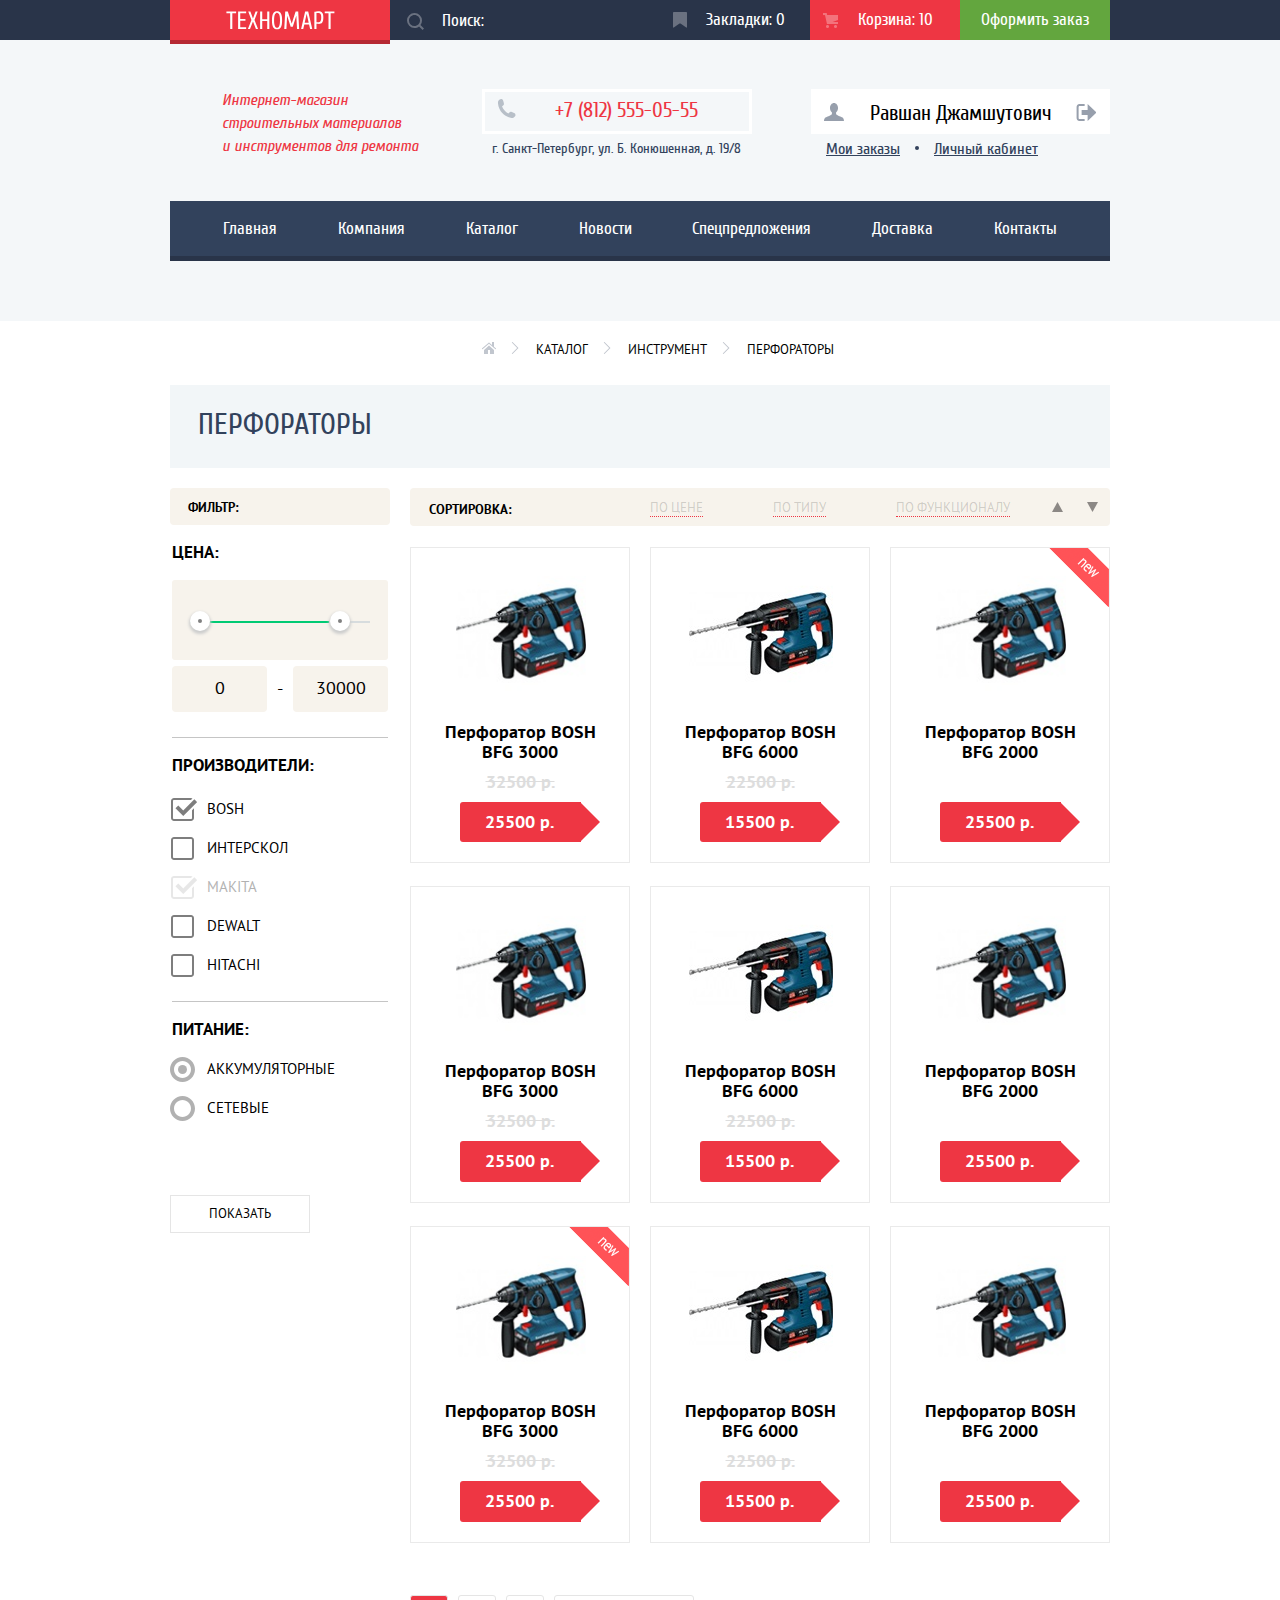
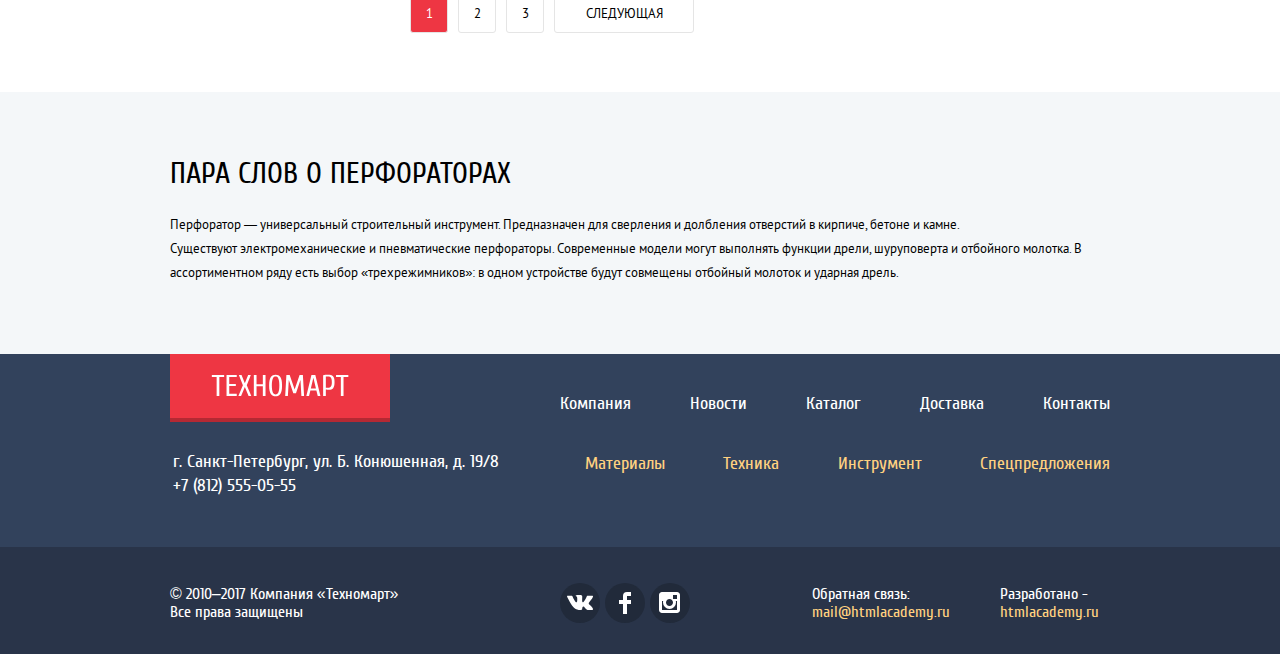
<file: catalog.html>
<!DOCTYPE html>
<html lang="ru">

<head>
  <meta charset="utf-8">
  <title>HTML Academy: Техномарт</title>
  <link rel="stylesheet" href="css/style.min.css">
  <meta name="keywords" content="классы, стили, свойства">
  <meta name="description" content="краткое описание">
</head>

<body>
  <header class="header header__catalog">
    <div class="header__header-container">
      <nav class="header__header-top header-top">
        <a class="header-top__ht-logo button" href="index.html">
          <img src="img/Logo-header.svg" width="109" height="19" alt="Логотип Техномарт">
        </a>
        <form class="header-top__ht-search ht-search" method="post" action="https://echo.htmlacademy.ru">
          <input class="ht-search__form" id="search" type="text" placeholder="Поиск:" name="text">
          <label class="ht-search__icon" for="search">
            <span class="visually-hidden">Поиск</span>
          </label>
        </form>
        <a class="header-top__ht-bookmarks" href="#">Закладки: 0</a>
        <a class="header-top__ht-basket header-top__ht-basket--bg-red" href="#">Корзина: 10</a>
        <a class="header-top__ht-checkout" href="#">Оформить заказ</a>
      </nav>
      <div class="header__header-center header-center">
        <h2 class="header-center__hc-title">
          Интернет-магазин
          строительных материалов<br>
          и инструментов для ремонта
        </h2>
        <section class="header-center__hc-contacts hc-contacts">
          <h2 class="visually-hidden">Контактные данные</h2>
          <a class="hc-contacts__tel" href="#">+7 (812) 555-05-55</a>
          <div class="hc-contacts__adress">г. Санкт-Петербург, ул. Б. Конюшенная, д. 19/8</div>
        </section>
        <section class="header-center__personal-area hc-personal-area">
          <h2 class="visually-hidden">Личный кабинет</h2>
          <div class="personal-area__user-main user-main">
            <a class="user-main__user-name" href="#">Равшан Джамшутович</a>
            <a class="user-main__my-orders" href="#">Мои заказы</a>
            <span class="user-name__circle"></span>
            <a class="user-main__per-area" href="#">Личный кабинет</a>
          </div>
        </section>
      </div>
      <section class="header__header-bottom header-bottom">
        <h2 class="visually-hidden">Основная навигация по сайту</h2>
        <nav class="header-bottom__hb-navigation hb-navigation">
          <ul class="hb-navigation__list">
            <li class="hb-navigation__list-li">
              <a class="hb-navigation__list-li-a hb-navigation__list-first-child" href="index.html">Главная</a>
            </li>
            <li class="hb-navigation__list-li">
              <a class="hb-navigation__list-li-a" href="#">Компания</a>
            </li>
            <li class="hb-navigation__list-li">
              <a class="hb-navigation__list-li-a" href="catalog.html">Каталог</a>
            </li>
            <li class="hb-navigation__list-li">
              <a class="hb-navigation__list-li-a" href="#">Новости</a>
            </li>
            <li class="hb-navigation__list-li">
              <a class="hb-navigation__list-li-a" href="#">Спецпредложения</a>
            </li>
            <li class="hb-navigation__list-li">
              <a class="hb-navigation__list-li-a" href="#">Доставка</a>
            </li>
            <li class="hb-navigation__list-li">
              <a class="hb-navigation__list-last-child hb-navigation__list-li-a" href="#">Контакты</a>
            </li>
          </ul>
        </nav>
      </section>
    </div>
  </header>
  <main class="main main__main-catalog ">
    <nav class="main-catalog__main-navigation main-navigation ">
      <ul class="main-navigation__list ">
        <li>
          <a class="main-navigation__list--first-child" href="#"><span class="visually-hidden">домой</span></a>
        </li>
        <li>
          <a href="#">Каталог</a>
        </li>
        <li>
          <a href="#">Инструмент</a>
        </li>
        <li>
          <a href="#">Перфораторы</a>
        </li>
      </ul>
    </nav>
    <h1 class="main-catalog__title main-catalog__title--font-weight">ПЕРФОРАТОРЫ</h1>
    <div class="main-catalog__wrap">
      <section class="main-catalog__filter filter">
        <h2 class="filter__title">фильтр:</h2>
        <form name="filter" method="get" action="https://echo.htmlacademy.ru">
          <fieldset class="filter__price price">
            <legend class="price__title">цена:</legend>
            <div class="price__range">
              <div class="price__band">
                <div class="price__min"><span class="visually-hidden">Уменьшить</span></div>
                <div class="price__max"><span class="visually-hidden">Увеличить</span></div>
              </div>
            </div>
            <div class="price__value">
              <span class="price__value-min">0</span>-<span class="price__value-max">30000</span>
            </div>
          </fieldset>
          <fieldset class="filter__properties properties">
            <legend class="properties__title">производители:</legend>
            <label class="properties__text" for="bosh">bosh
              <input class="properies__focus visually-hidden" id="bosh" type="checkbox" name="bosh" checked="checked" />
              <i class="properties__check"><span class="visually-hidden">bosh</span></i>
            </label>
            <label class="properties__text" for="Interskol">Интерскол
              <input class="properies__focus visually-hidden" id="Interskol" type="checkbox" name="Interskol" />
              <i class="properties__check"><span class="visually-hidden">Интерскол</span></i>
            </label>
            <label class="properties__text disabled" for="makita">makita
              <input disabled class="properies__focus visually-hidden" id="makita" type="checkbox" name="makita" checked="checked" />
              <i class="properties__check disabled"><span class="visually-hidden">makita</span></i>
            </label>
            <label class="properties__text" for="dewalt">dewalt
              <input class="properies__focus visually-hidden" id="dewalt" type="checkbox" name="dewalt" />
              <i class="properties__check"><span class="visually-hidden">dewalt</span></i>
            </label>
            <label class="properties__text" for="hitachi">hitachi
              <input class="properies__focus visually-hidden" id="hitachi" type="checkbox" name="hitachi" />
              <i class="properties__check"><span class="visually-hidden">hitachi</span></i>
            </label>
          </fieldset>
          <fieldset class="filter__nutrition nutrition">
            <legend class="nutrition__title">питание:</legend>
            <p class="list-style--none">
              <label class="nutrition__text" for="rechargeable">аккумуляторные
                <input class="properies__focus visually-hidden" id="rechargeable" type="radio" checked="checked" value="аккумуляторные"
                  name="питание:" />
                <span class="nutrition__chekmark"><i class="visually-hidden">аккумуляторные</i></span>
              </label>
              <label class="nutrition__text" for="Network">Сетевые
                <input class="properies__focus visually-hidden" id="Network" type="radio" value="Сетевые" name="питание:" />
                <span class="nutrition__chekmark"><i class="visually-hidden">Сетевые</i></span>
              </label>
            </p>
          </fieldset>
          <button class="filter__btn" type="submit">показать</button>
        </form>
      </section>
      <section class="main-catalog__goodsc goodsc">
        <h2 class="visually-hidden">Каталог товаров</h2>
        <div class="goodsc__goods-sort goodsc-sort">
          <h3>сортировка:</h3>
          <nav class="goodsc-sort__gs-container gs-container">
            <ul class="goodsc-sort__list-categories list-categories list-style--none">
              <li>
                <a class="gs-container-active" href="#">по цене</a>
              </li>
              <li>
                <a href="#">по типу</a>
              </li>
              <li>
                <a href="#">по функционалу</a>
              </li>
            </ul>
            <ul class="goodsc-sort__list-maxmin list-maxmin  list-style--none">
              <li>
                <a class="list-maxmin__icon-up-dir" href="#">
                  <span class="visually-hidden">сортировать по увеличению</span>
                </a>
              </li>
              <li>
                <a class="list-maxmin__icon-down-dir" href="#">
                  <span class="visually-hidden">сортировать по уменьшению</span>
                </a>
              </li>
            </ul>
          </nav>
        </div>
        <ul class="goodsc__goodsc-catlog goodsc-catlog list-style--none">
          <li class="goods-catlog__catalog-list catalog-list">
            <div class="catalog-list__wrap catalog-list__wrap--active">
              <a class="catalog-list__buy" href="#">купить</a>
              <a class="catalog-list__bookmarks" href="#">в закладки</a>
            </div>
            <div class="catalog-list__img">
              <img class="item-card__img" src="img/goods-2.jpg" width="130" height="170" alt="перфоратор BFG 9000">
            </div>
            <h3 class="catalog-list__title">
              Перфоратор BOSH
              BFG 3000
            </h3>
            <span class="catalog-list__old-price">32500 р.</span>
            <span class="catalog-list__price">25500 р.</span>
          </li>
          <li class="goods-catlog__catalog-list catalog-list">
            <div class="catalog-list__wrap catalog-list__wrap--active">
              <a class="catalog-list__buy" href="#">купить</a>
              <a class="catalog-list__bookmarks" href="#">в закладки</a>
            </div>
            <div class="catalog-list__img">
              <img class="item-card__img" src="img/goods-3.jpg" width="144" height="128" alt="перфоратор BFG 6000">
            </div>
            <h3 class="catalog-list__title">
              Перфоратор BOSH
              BFG 6000
            </h3>
            <span class="catalog-list__old-price">22500 р.</span>
            <span class="catalog-list__price">15500 р.</span>
          </li>
          <li class="goods-catlog__catalog-list catalog-list new">
            <div class="catalog-list__wrap catalog-list__wrap--active">
              <a class="catalog-list__buy" href="#">купить</a>
              <a class="catalog-list__bookmarks" href="#">в закладки</a>
            </div>
            <div class="catalog-list__img">
              <img class="item-card__img" src="img/goods-2.jpg" width="130" height="170" alt="перфоратор BFG 9000">
            </div>
            <h3 class="catalog-list__title">
              Перфоратор BOSH
              BFG 2000
            </h3>
            <span class="catalog-list__old-price"></span>
            <span class="catalog-list__price">25500 р.</span>
          </li>
          <li class="goods-catlog__catalog-list catalog-list">
            <div class="catalog-list__wrap catalog-list__wrap--active">
              <a class="catalog-list__buy" href="#">купить</a>
              <a class="catalog-list__bookmarks" href="#">в закладки</a>
            </div>
            <div class="catalog-list__img">
              <img class="item-card__img" src="img/goods-2.jpg" width="130" height="170" alt="перфоратор BFG 9000">
            </div>
            <h3 class="catalog-list__title">
              Перфоратор BOSH
              BFG 3000
            </h3>
            <span class="catalog-list__old-price">32500 р.</span>
            <span class="catalog-list__price">25500 р.</span>
          </li>
          <li class="goods-catlog__catalog-list catalog-list">
            <div class="catalog-list__wrap catalog-list__wrap--active">
              <a class="catalog-list__buy" href="#">купить</a>
              <a class="catalog-list__bookmarks" href="#">в закладки</a>
            </div>
            <div class="catalog-list__img">
              <img class="item-card__img" src="img/goods-3.jpg" width="144" height="128" alt="перфоратор BFG 6000">
            </div>
            <h3 class="catalog-list__title">
              Перфоратор BOSH
              BFG 6000
            </h3>
            <span class="catalog-list__old-price">22500 р.</span>
            <span class="catalog-list__price">15500 р.</span>
          </li>
          <li class="goods-catlog__catalog-list catalog-list">
            <div class="catalog-list__wrap catalog-list__wrap--active">
              <a class="catalog-list__buy" href="#">купить</a>
              <a class="catalog-list__bookmarks" href="#">в закладки</a>
            </div>
            <div class="catalog-list__img">
              <img class="item-card__img" src="img/goods-2.jpg" width="130" height="170" alt="перфоратор BFG 9000">
            </div>
            <h3 class="catalog-list__title">
              Перфоратор BOSH
              BFG 2000
            </h3>
            <span class="catalog-list__old-price"></span>
            <span class="catalog-list__price">25500 р.</span>
          </li>
          <li class="goods-catlog__catalog-list catalog-list new">
            <div class="catalog-list__wrap catalog-list__wrap--active">
              <a class="catalog-list__buy" href="#">купить</a>
              <a class="catalog-list__bookmarks" href="#">в закладки</a>
            </div>
            <div class="catalog-list__img">
              <img class="item-card__img" src="img/goods-2.jpg" width="130" height="170" alt="перфоратор BFG 9000">
            </div>
            <h3 class="catalog-list__title">
              Перфоратор BOSH
              BFG 3000
            </h3>
            <span class="catalog-list__old-price">32500 р.</span>
            <span class="catalog-list__price">25500 р.</span>
          </li>
          <li class="goods-catlog__catalog-list catalog-list">
            <div class="catalog-list__wrap catalog-list__wrap--active">
              <a class="catalog-list__buy" href="#">купить</a>
              <a class="catalog-list__bookmarks" href="#">в закладки</a>
            </div>
            <div class="catalog-list__img">
              <img class="item-card__img" src="img/goods-3.jpg" width="144" height="128" alt="перфоратор BFG 6000">

            </div>
            <h3 class="catalog-list__title">
              Перфоратор BOSH
              BFG 6000
            </h3>
            <span class="catalog-list__old-price">22500 р.</span>
            <span class="catalog-list__price">15500 р.</span>
          </li>
          <li class="goods-catlog__catalog-list catalog-list">
            <div class="catalog-list__wrap catalog-list__wrap--active">
              <a class="catalog-list__buy" href="#">купить</a>
              <a class="catalog-list__bookmarks" href="#">в закладки</a>
            </div>
            <div class="catalog-list__img">
              <img class="item-card__img" src="img/goods-2.jpg" width="130" height="170" alt="перфоратор BFG 9000">
            </div>
            <h3 class="catalog-list__title">
              Перфоратор BOSH
              BFG 2000
            </h3>
            <span class="catalog-list__old-price"></span>
            <span class="catalog-list__price">25500 р.</span>
          </li>
        </ul>
        <nav class="">
          <ul class="goods-sort__nav list-style--none">
            <li>
              <a class="goods-sort__link goods-sort__link--active" href="#">1</a>
            </li>
            <li>
              <a class="goods-sort__link" href="#">2</a>
            </li>
            <li>
              <a class="goods-sort__link" href="#">3</a>
            </li>
            <li>
              <button class="goods-sort__btn" type="button">следующая</button>
            </li>
          </ul>
        </nav>
      </section>
    </div>
    <section class="description">
      <h2 class="description__title">ПАРА СЛОВ О ПЕРФОРАТОРАХ</h2>
      <p class="description__text">
        Перфоратор — универсальный строительный инструмент. Предназначен для сверления и долбления отверстий в кирпиче,
        бетоне и камне. <br>
        Существуют электромеханические и пневматические перфораторы. Современные модели могут выполнять функции дрели,
        шуруповерта и отбойного молотка. В
        ассортиментном ряду есть выбор «трехрежимников»: в одном устройстве будут совмещены отбойный молоток и ударная
        дрель.
      </p>
    </section>
    <section class="item-added-cart">
      <h2 class="visually-hidden">Товар добавлен в корзину!</h2>
      <span class="item-added-cart__text">Товар добавлен в корзину!</span>
      <div class="item-added-cart__btn-wrap">
        <a class="button" href="#">ОФОРМИТЬ ЗАКАЗ</a>
        <a class="button" href="#">ПРОДОЛЖИТЬ ПОКУПКИ</a>
      </div>
      <button class="feedback__btn-close btn-close-cart" type="button">
        <span class="visually-hidden">Закрыть</span>
      </button>
    </section>
  </main>
  <footer class="footer">
    <div class="footer__wrap">
      <div class="footer__footer-top footer-top">
        <a class="footer-top__logo" href="#">
          <img src="img/invalid-name-f.svg" width="138" height="23" alt="Логотип Техномарт">
        </a>
        <ul class="footer-top__footer-top-nav-list footer-top-nav-list list-stely--none">
          <li>
            <a class="footer-top__nav-item" href="#">Компания</a>
          </li>
          <li>
            <a class="footer-top__nav-item" href="#">Новости</a>
          </li>
          <li>
            <a class="footer-top__nav-item" href="#">Каталог</a>
          </li>
          <li>
            <a class="footer-top__nav-item" href="#">Доставка</a>
          </li>
          <li>
            <a class="footer-top__nav-item" href="#">Контакты</a>
          </li>
        </ul>
      </div>
      <div class="footer__footer-middle footer-middle">
        <div class="footer-middle__footer-box-adress footer-box-adress footer-box-adress--error">
          <div class="footer-box-adress__text">г. Санкт-Петербург, ул. Б. Конюшенная, д. 19/8</div>
          <div class="footer-box-adress__text">+7 (812) 555-05-55</div>
        </div>
        <ul class="footer-middle__footer-middle-list footer-middle-list">
          <li>
            <a class="footer-middle__item" href="#">Материалы</a>
          </li>
          <li>
            <a class="footer-middle__item" href="#">Техника</a>
          </li>
          <li>
            <a class="footer-middle__item" href="#">Инструмент</a>
          </li>
          <li>
            <a class="footer-middle__item" href="#">Спецпредложения</a>
          </li>
        </ul>
      </div>
      <div class="footer-bottom">
        <div class="footer-bottom__text footer-bottom__text--right">
          <div>© 2010–2017 Компания «Техномарт»</div>
          <div>Все права защищены</div>
        </div>
        <ul class="social">
          <li>
            <a class="social-vk" href="#"><span class="visually-hidden">Вконтакте</span></a>
          </li>
          <li>
            <a class="social-fb" href="#"><span class="visually-hidden">Фейсбук</span></a>
          </li>
          <li>
            <a class="social-in" href="#"><span class="visually-hidden">Инстаграмм</span></a>
          </li>
        </ul>
        <ul class="footer-bottom__footer-bottom-info footer-bottom-info bottom-info--erroe list-stely--none">
          <li class="bottom-info--erroe-left">
            <span class="footer-bottom__text">Обратная связь:</span>
            <a class="footer-bottom__link" href="#">mail@htmlacademy.ru</a>
          </li>
          <li>
            <span class="footer-bottom__text">Разработано -</span>
            <a class="footer-bottom__link" href="https://htmlacademy.ru/intensive/htmlcss">htmlacademy.ru</a>
          </li>
        </ul>
      </div>
    </div>
  </footer>
</body>

</html>
</file>
<file: css/style.min.css>
@font-face{font-family:'Сuprum';src:url(../fonts/Cuprum/cuprum.woff) format('woff'),url(../fonts/Cuprum/cuprum.woff2) format('woff2');font-weight:400;font-style:normal}@font-face{font-family:'Сuprum';src:url(../fonts/Cuprum/cuprumitalic.woff) format('woff'),url(../fonts/Cuprum/cuprumitalic.woff2) format('woff2');font-weight:400;font-style:italic}@font-face{font-family:'Сuprum';src:url(../fonts/Cuprum/cuprumbold.woff) format('woff'),url(../fonts/Cuprum/cuprumbold.woff2) format('woff2');font-weight:700;font-style:normal}@font-face{font-family:'PT Sans';src:url('../fonts/PT Sans/ptsans.woff') format('woff'),url('../fonts/PT Sans/ptsans.woff2') format('woff2');font-weight:400;font-style:normal}@font-face{font-family:'PT Sans';src:url('../fonts/PT Sans/ptsansbold.woff') format('woff'),url('../fonts/PT Sans/ptsansbold.woff2') format('woff2');font-weight:700;font-style:normal}/*! normalize.css v8.0.1 | MIT License | github.com/necolas/normalize.css */html{line-height:1.15;-webkit-text-size-adjust:100%}details,main{display:block}h1{font-size:2em;margin:.67em 0}hr{-webkit-box-sizing:content-box;box-sizing:content-box;height:0;overflow:visible}code,kbd,pre,samp{font-family:monospace,monospace;font-size:1em}a{background-color:transparent;text-decoration:none;color:#fff}abbr[title]{border-bottom:none;text-decoration:underline;-webkit-text-decoration:underline dotted;text-decoration:underline dotted}b,strong{font-weight:bolder}small{font-size:80%}sub,sup{font-size:75%;line-height:0;position:relative;vertical-align:baseline}sub{bottom:-.25em}sup{top:-.5em}img{border-style:none;max-width:100%;height:auto}button,input,optgroup,select,textarea{font-family:inherit;font-size:100%;line-height:1.15;margin:0}button,input{overflow:visible}button,select{text-transform:none}[type=button],[type=reset],[type=submit],button{-webkit-appearance:button}[type=button]::-moz-focus-inner,[type=reset]::-moz-focus-inner,[type=submit]::-moz-focus-inner,button::-moz-focus-inner{border-style:none;padding:0}[type=button]:-moz-focusring,[type=reset]:-moz-focusring,[type=submit]:-moz-focusring,button:-moz-focusring{outline:ButtonText dotted 1px}fieldset{padding:.35em .75em .625em}legend{-webkit-box-sizing:border-box;box-sizing:border-box;color:inherit;display:table;max-width:100%;padding:0;white-space:normal}progress{vertical-align:baseline}textarea{overflow:auto}[type=checkbox],[type=radio]{-webkit-box-sizing:border-box;box-sizing:border-box;padding:0}[type=number]::-webkit-inner-spin-button,[type=number]::-webkit-outer-spin-button{height:auto}[type=search]{-webkit-appearance:textfield;outline-offset:-2px}[type=search]::-webkit-search-decoration{-webkit-appearance:none}::-webkit-file-upload-button{-webkit-appearance:button;font:inherit}summary{display:list-item}[hidden],template{display:none}*,::after,::before{-webkit-box-sizing:inherit;box-sizing:inherit}html{-webkit-box-sizing:border-box;box-sizing:border-box}body{min-width:1200px;margin:0 auto;font-family:'Сuprum',Arial,sans-serif;font-size:18px;font-weight:400}.visually-hidden:not(:focus):not(:active),input[type=checkbox].visually-hidden,input[type=radio].visually-hidden{position:absolute;width:1px;height:1px;margin:-1px;border:0;padding:0;white-space:nowrap;-webkit-clip-path:inset(100%);clip-path:inset(100%);clip:rect(0 0 0 0);overflow:hidden}.button{color:#fff;font-size:14px;line-height:18px;font-weight:400;text-transform:uppercase;background-color:#ee3643;border-radius:3px;border:none;cursor:pointer}.button:focus,.button:hover{background-color:#ca2c37}.button:active{background-color:#ba2732}.list-style--none{list-style:none;padding:0;margin:0}.header{width:100%;margin-bottom:59px;background:linear-gradient(360deg,#f4f7f9 281px,#293449 1px)}.header__header-container{width:940px;margin:0 auto;padding-bottom:60px}.header__catalog{margin:0}.header-top{display:-webkit-box;display:-ms-flexbox;display:flex;-ms-flex-line-pack:center;align-content:center;-webkit-box-align:center;-ms-flex-align:center;align-items:center;height:40px}.header-top__ht-logo{display:-webkit-box;display:-ms-flexbox;display:flex;-webkit-box-pack:center;-ms-flex-pack:center;justify-content:center;-webkit-box-align:center;-ms-flex-align:center;align-items:center;width:220px;height:47px;-webkit-box-shadow:inset 0 -4px 0 0 rgba(0,0,0,.24);box-shadow:inset 0 -4px 0 0 rgba(0,0,0,.24);border-radius:0}.ht-search{position:relative}.ht-search__form{display:block;width:220px;height:40px;margin-left:50px;font-size:17px;line-height:18px;color:#fff;background:0 0;border:none;outline:0;cursor:pointer}.ht-search__icon{position:absolute;top:0;left:0;width:50px;height:42px;background-image:url(../img/icon-search.svg);background-repeat:no-repeat;background-position:center center;opacity:.3;cursor:pointer}.ht-search__form:active,.ht-search__form:focus{background:#fff;color:#000}.ht-search__form:hover+.ht-search__icon{opacity:1}.ht-search__form:active+.ht-search__icon,.ht-search__form:focus+.ht-search__icon{background:url(../img/icon-search.png) center center no-repeat #fff;opacity:1}.ht-search__form::-webkit-input-placeholder{color:#fff}.ht-search__form::-moz-placeholder{color:#fff}.ht-search__form:-moz-placeholder{color:#fff}.ht-search__form:-ms-input-placeholder{color:#fff}.header-top__ht-basket,.header-top__ht-bookmarks,.header-top__ht-checkout{position:relative;display:-webkit-box;display:-ms-flexbox;display:flex;-webkit-box-pack:center;-ms-flex-pack:center;justify-content:center;-webkit-box-align:center;-ms-flex-align:center;align-items:center;width:150px;height:40px;padding-left:20px;font-size:17px;line-height:18px;background-repeat:no-repeat;background-position:5px 12px}.header-top__ht-basket:before,.header-top__ht-bookmarks:before{content:"";position:absolute;top:0;left:10px;width:20px;height:40px;background-repeat:no-repeat;background-position:center center;opacity:.3}.header-top__ht-bookmarks:before{background-image:url(../img/icon-bookmark.png)}.header-top__ht-basket:before{background-image:url(../img/cart-icon.png)}.header-top__ht-basket:active,.header-top__ht-bookmarks:active{color:#a2a5a9}.header-top__ht-basket:hover:before,.header-top__ht-bookmarks:hover:before{opacity:1}.header-top__ht-basket:active:before,.header-top__ht-bookmarks:active:before{opacity:.5}.header-top__ht-checkout{background:#63a63e;padding-left:0}.header-top__ht-checkout:focus,.header-top__ht-checkout:hover{background:#5fbb2d}.header-top__ht-checkout:active{color:#f1f5f7;background:#518534}.header-top__ht-basket--bg-red{background-color:#ee3643}.header-center{display:-webkit-box;display:-ms-flexbox;display:flex;-webkit-box-pack:justify;-ms-flex-pack:justify;justify-content:space-between;margin-top:49px;margin-bottom:40px}.header-center__hc-title{width:200px;margin:0 0 0 52px;font-size:16px;line-height:23px;font-style:italic;font-weight:400;color:#ee3643}.hc-contacts{display:-webkit-box;display:-ms-flexbox;display:flex;-webkit-box-orient:vertical;-webkit-box-direction:normal;-ms-flex-direction:column;flex-direction:column}.hc-contacts__tel{position:relative;width:270px;height:45px;padding-left:70px;padding-top:8px;margin-bottom:3px;font-size:21px;line-height:21px;color:#ee3643;border:3px solid #fff}.hc-contacts__tel:before{content:"";position:absolute;top:6px;left:12px;width:20px;height:20px;background-image:url(../img/icon-phone.svg);background-repeat:no-repeat;background-position:center center}.hc-contacts__adress{font-size:14px;line-height:24px;color:#32425c;text-align:center}.pa-sign-in{display:-webkit-box;display:-ms-flexbox;display:flex}.pa-sign-in__login-link{position:relative;padding-left:46px;padding-right:25px;margin-right:10px}.pa-sign-in__registration-link{padding:25px}.pa-sign-in__login-link,.pa-sign-in__registration-link{padding-top:9px;padding-bottom:11px;font-size:21px;line-height:21px;color:#000;background:#fff}.pa-sign-in__login-link:focus,.pa-sign-in__login-link:hover,.pa-sign-in__registration-link:focus,.pa-sign-in__registration-link:hover{color:#ee3643}.pa-sign-in__login-link:active,.pa-sign-in__registration-link:active{color:#c5c5c5}.pa-sign-in__login-link:before{content:"";position:absolute;top:9px;left:14px;width:20px;height:20px;background-image:url(../img/icon-login.svg);background-repeat:no-repeat;background-position:center center;opacity:.5}.pa-sign-in__login-link:hover:before{opacity:1}.pa-sign-in__login-link:active:before{opacity:.5}.user-main{width:299px}.user-main__user-name{position:relative;display:block;height:45px;padding-top:14px;padding-bottom:13px;margin-bottom:5px;font-size:21px;line-height:21px;color:#000;text-align:center;background-color:#fff}.user-main__user-name:before{content:"";position:absolute;top:13px;left:13px;width:20px;height:20px;background-image:url(../img/icon-user2.svg);background-repeat:no-repeat;background-position:center center;opacity:.5}.user-main__user-name:after{content:"";position:absolute;top:13px;right:14px;width:20px;height:20px;background-image:url(../img/icon-logout.svg);background-repeat:no-repeat;background-position:center center;opacity:.5}.user-main__user-name:focus:after,.user-main__user-name:focus:before,.user-main__user-name:hover:after,.user-main__user-name:hover:before{opacity:1}.user-main__my-orders:hover,.user-main__per-area:focus{color:#ee3643}.user-main__my-orders:active,.user-main__per-area:active,.user-main__user-name:active,.user-main__user-name:active:after,.user-main__user-name:active:before{opacity:.5}.user-main__my-orders,.user-main__per-area{font-size:16px;line-height:18px;color:#32425c;text-decoration:underline}.user-main__my-orders{margin-left:15px}.user-name__circle{display:inline-block;vertical-align:baseline;width:4px;height:4px;margin:0 10px 4px;background-color:#32425c;border-radius:50px}.hb-navigation__list{display:-webkit-box;display:-ms-flexbox;display:flex;-ms-flex-wrap:wrap;flex-wrap:wrap;-webkit-box-pack:justify;-ms-flex-pack:justify;justify-content:space-between;-webkit-box-align:center;-ms-flex-align:center;align-items:center;margin:0;padding:0;background:#32425c;list-style:none}.hb-navigation__list-li{-webkit-box-flex:1;-ms-flex-positive:1;flex-grow:1}.hb-navigation__list-li-a{display:-webkit-box;display:-ms-flexbox;display:flex;-webkit-box-pack:center;-ms-flex-pack:center;justify-content:center;-webkit-box-align:center;-ms-flex-align:center;align-items:center;height:60px;padding:0 10px;font-size:17px;line-height:17px;color:#fff;border-bottom:5px solid #293449}.hb-navigation__list>li>a:focus,.hb-navigation__list>li>a:hover{background:#293449}.hb-navigation__list>li>a:active{color:#868c95;background:#1d2739;border-color:#1d2739}.main{position:relative;margin:0 auto}.main__activity{display:-webkit-box;display:-ms-flexbox;display:flex;-ms-flex-wrap:wrap;flex-wrap:wrap;-webkit-box-pack:justify;-ms-flex-pack:justify;justify-content:space-between;width:940px;margin:0 auto 53px}.main__goods{width:940px;margin:0 auto}.main__brands{width:940px}.main__advantage{height:522px;margin:0 auto;background-color:#f4f7f9}.main__wrapper-box{width:940px;margin:78px auto 86px;display:-webkit-box;display:-ms-flexbox;display:flex}.main-catalog__title{width:940px;margin:0 auto 20px;padding:34px;font-size:30px;line-height:30px;color:#32425c;background-color:#f2f6f8}.main-catalog__wrap{display:-webkit-box;display:-ms-flexbox;display:flex;-webkit-box-pack:justify;-ms-flex-pack:justify;justify-content:space-between;width:940px;margin:0 auto}.main-catalog__main-navigation{width:940px;margin:0 auto}.new:before{content:'';position:absolute;top:0;right:0;width:60px;height:59px;background-image:url(../img/new-flag.png)}.activity__card{position:relative;width:300px;height:123px;margin-bottom:20px;background-repeat:no-repeat;overflow:hidden}.activity__title{margin-left:23px;margin-top:20px;margin-bottom:13px;font-size:24px;line-height:30px;font-weight:700;color:#fff}.activity__btn{display:-webkit-box;display:-ms-flexbox;display:flex;-webkit-box-pack:center;-ms-flex-pack:center;justify-content:center;-ms-flex-line-pack:center;align-content:center;-webkit-box-align:center;-ms-flex-align:center;align-items:center;width:135px;height:38px;margin-left:25px;font-size:14px;line-height:18px;text-transform:uppercase;color:#fff;background-color:hsla(0,100%,0%,.1);border-radius:2px}.activity__btn:focus,.activity__btn:hover{background:hsla(0,100%,0%,.2)}.activity__btn:active{background:hsla(0,100%,0%,.3)}.activity__container{display:-webkit-box;display:-ms-flexbox;display:flex;-webkit-box-orient:vertical;-webkit-box-direction:normal;-ms-flex-direction:column;flex-direction:column;-webkit-box-pack:justify;-ms-flex-pack:justify;justify-content:space-between;height:266px;-webkit-box-ordinal-group:2;-ms-flex-order:1;order:1}.activity__materials{background-color:#ffbf47;background-image:url(../img/icon-1.svg);background-position:213px 31px}.activity__tooling{background-color:#3bbce3;background-image:url(../img/icon-2.svg);background-position:197px 33px}.activity__technique{background-color:#dc91d8;background-image:url(../img/icon-3.svg);background-position:191px 31px}.activity__discount{background-color:#8ed78f;background-image:url(../img/icon-4.svg);background-position:196px 26px}.activity__delivery{margin-bottom:0;background-color:#ffc047;background-image:url(../img/icon-5.svg);background-position:191px 32px}.a-slider{position:relative;width:620px;height:266px;background-color:#eee}.a-slider__wrap{width:inherit;height:inherit}.a-slider__slide-one,.a-slider__slide-two{position:absolute;height:inherit;width:inherit;opacity:0;z-index:0}#slide1:checked~.a-slider__wrap>.a-slider__slide-one,#slide2:checked~.a-slider__wrap>.a-slider__slide-two{opacity:1;z-index:1}.a-slider__slide-one{background-image:url(../img/slide-image-one.jpg)}.a-slider__slide-two{background-image:url(../img/slide-image-two.jpg)}.a-slider__title{margin:0;padding-top:21px;padding-bottom:3px;padding-left:24px;font-size:36px;line-height:36px;font-weight:700;text-transform:uppercase;color:#fff}.a-slider__text{padding-left:23px;margin-top:0;font-size:18px;line-height:24px;color:#fff}.a-slider__btn-open{display:-webkit-box;display:-ms-flexbox;display:flex;-webkit-box-pack:center;-ms-flex-pack:center;justify-content:center;-webkit-box-align:center;-ms-flex-align:center;align-items:center;width:195px;height:40px;margin-left:25px;margin-top:122px}.a-slider input{display:none}.a-slider__control-nav{position:absolute;bottom:36px;left:295px;display:-webkit-box;display:-ms-flexbox;display:flex;-webkit-box-pack:justify;-ms-flex-pack:justify;justify-content:space-between;width:30px;height:10px;z-index:40}.a-slider__control-nav label{display:block;width:6px;height:6px;background-color:#fff;position:relative;border-radius:50%;cursor:pointer}#slide1:checked~.a-slider__control-nav label:nth-of-type(1),#slide2:checked~.a-slider__control-nav label:nth-of-type(2),.wrapper label:hover{background:red}.a-slider__control-nav label:after{content:"";position:relative;top:-2px;left:-2px;display:block;width:10px;height:10px;border:3px solid #fff;border-radius:50%}.a-slider__btn-back,.a-slider__btn-next{position:absolute;top:114px;display:block;width:25px;height:40px;background-color:transparent;background-repeat:no-repeat;cursor:pointer;border:none;outline:0;z-index:41}.a-slider__btn-back:focus,.a-slider__btn-back:hover,.a-slider__btn-next:focus,.a-slider__btn-next:hover{opacity:.5}.a-slider__btn-back:active,.a-slider__btn-next:active{opacity:.8}.a-slider__btn-back{left:25px;background-image:url(../img/icon-left.svg)}.a-slider__btn-next{right:17px;background-image:url(../img/icon-right.svg)}.goods-header{display:-webkit-box;display:-ms-flexbox;display:flex;-webkit-box-pack:justify;-ms-flex-pack:justify;justify-content:space-between;-webkit-box-align:center;-ms-flex-align:center;align-items:center;height:89px;margin-bottom:21px;background:#f9f5f0}.goods-header__tittle{margin-left:30px;font-size:30px;line-height:30px;font-weight:400;text-transform:uppercase;color:#32425c}.goods-header__btn{display:-webkit-box;display:-ms-flexbox;display:flex;-webkit-box-pack:center;-ms-flex-pack:center;justify-content:center;-webkit-box-align:center;-ms-flex-align:center;align-items:center;width:250px;height:40px;margin-right:24px;font-size:14px;line-height:18px}.goods-sort__nav{display:-webkit-box;display:-ms-flexbox;display:flex;-ms-flex-line-pack:center;align-content:center;-webkit-box-align:center;-ms-flex-align:center;align-items:center}.goods-catlog{display:-webkit-box;display:-ms-flexbox;display:flex;-ms-flex-wrap:wrap;flex-wrap:wrap;-webkit-box-pack:justify;-ms-flex-pack:justify;justify-content:space-between;margin:0 auto;padding:0}.catalog-list{font-family:'PT Sans',Arial,sans-serif;font-weight:700;position:relative;width:220px;padding-bottom:20px;margin-bottom:23px;border:1px solid #eaeaea;-webkit-box-sizing:border-box;box-sizing:border-box;overflow:hidden}.catalog-list:focus,.catalog-list:hover{-webkit-box-shadow:0 10px 25px 0 rgba(41,52,73,.5);box-shadow:0 10px 25px 0 rgba(41,52,73,.5)}.catalog-list__wrap{display:none}.catalog-list__wrap--active{position:absolute;top:0;left:0;width:218px;height:168px;padding:40px 0;font-family:Cuprum,Arial,sans-serif;font-weight:400;background-color:#fff;z-index:10}.catalog-list__bookmarks,.catalog-list__buy{position:relative;display:-webkit-box;display:-ms-flexbox;display:flex;-webkit-box-pack:center;-ms-flex-pack:center;justify-content:center;-webkit-box-align:center;-ms-flex-align:center;align-items:center;width:135px;height:38px;margin:0 auto 8px;padding:7px 0;font-size:14px;line-height:18px;text-transform:uppercase;background-color:#63a63e;border-radius:3px;border-bottom:3px solid #367315}.catalog-list__buy{padding-left:20px}.catalog-list__buy:before{content:"";position:absolute;top:10px;left:15px;display:block;width:20px;height:20px;background-image:url(../img/cart-icon.png);background-repeat:no-repeat;background-position:center center 0}.catalog-list__buy:focus:before,.catalog-list__buy:hover:before{opacity:.5}.catalog-list__buy:active:before{opacity:1;top:12px}.catalog-list__buy:focus,.catalog-list__buy:hover{background:#5fbb2d}.catalog-list__buy:active{background:#518534;border:none}.catalog-list__bookmarks{color:#32425c;background:#fff;border:3px solid #63a63e;border-bottom-color:#63a63e}.catalog-list__bookmarks:focus,.catalog-list__bookmarks:hover{border-color:#32425c}.catalog-list__bookmarks:active{border-color:#c1c6ce;color:#c1c6ce}.catalog-list:hover .catalog-list__wrap{display:block}.catalog-list__img{display:-webkit-box;display:-ms-flexbox;display:flex;-webkit-box-pack:center;-ms-flex-pack:center;justify-content:center;-ms-flex-line-pack:center;align-content:center;-webkit-box-align:center;-ms-flex-align:center;align-items:center;width:220px;height:168px;margin-top:2px;margin-bottom:4px}.catalog-list__img img{max-width:100%}.catalog-list__title{margin:0;padding:0 30px;font-size:18px;line-height:20px;color:#000;text-align:center}.catalog-list__old-price{display:block;width:100%;height:20px;margin-top:10px;margin-bottom:10px;text-decoration:line-through;color:#ddd;text-align:center}.catalog-list__price{position:relative;display:block;width:121px;padding:10px 20px 10px 25px;margin:0 auto;color:#fff;font-weight:700;background:#ee3643;border-bottom-left-radius:3px;border-top-left-radius:3px}.catalog-list__price:before{content:"";position:absolute;top:0;left:120px;width:0;height:0;border:20px solid transparent;border-left-color:#ee3643}.brands{width:940px;margin:0 auto 65px}.brands-header{display:-webkit-box;display:-ms-flexbox;display:flex;-webkit-box-pack:justify;-ms-flex-pack:justify;justify-content:space-between;-ms-flex-line-pack:center;align-content:center;-webkit-box-align:center;-ms-flex-align:center;align-items:center;height:89px;margin-bottom:20px;background:#f9f5f0}.brands-header__tittle{margin-left:25px;font-size:30px;line-height:30px;font-weight:400;text-transform:uppercase;color:#32425c}.brands-header___btn{display:-webkit-box;display:-ms-flexbox;display:flex;-webkit-box-pack:center;-ms-flex-pack:center;justify-content:center;-webkit-box-align:center;-ms-flex-align:center;align-items:center;width:250px;height:40px;margin-right:24px;font-size:14px;line-height:18px;text-transform:uppercase;color:#fff;background:#ee3643;border-radius:3px}.brands-header___btn:focus,.brands-header___btn:hover{background:#ca2c37}.brands-header___btn:active{background:#ba2732}.brands__list{display:-webkit-box;display:-ms-flexbox;display:flex;-ms-flex-wrap:wrap;flex-wrap:wrap;-webkit-box-pack:justify;-ms-flex-pack:justify;justify-content:space-between;padding:0;margin:0;list-style:none}.brands__logo{display:-webkit-box;display:-ms-flexbox;display:flex;-webkit-box-align:center;-ms-flex-align:center;align-items:center;-webkit-box-pack:center;-ms-flex-pack:center;justify-content:center;width:220px;height:145px;margin-bottom:20px;border:1px solid #eee}.brands__logo:focus,.brands__logo:hover{-webkit-box-shadow:0 10px 25px 0 rgba(41,52,73,.5);box-shadow:0 10px 25px 0 rgba(41,52,73,.5)}.brands__logo:active{opacity:.3}.advantage-head{width:940px;margin:0 auto 67px}.advantage-head__tittle{padding-top:65px;margin-bottom:26px;font-size:30px;line-height:30px;font-weight:400;text-transform:uppercase}.advantage-head__text{width:412px;font-family:'PT Sans',Arial,sans-serif;font-size:13px;line-height:24px}.tabs{position:relative;width:940px;margin:0 auto}.tabs:before{content:"";position:absolute;bottom:-55px;left:230px;width:10px;height:279px;background-image:url(../img/shadow.png);background-repeat:no-repeat;background-position:0 0;z-index:60}.tab,.tab-title{display:block;width:240px;height:61px;font-size:21px;line-height:30px;font-weight:700}.tab input[type=radio]{display:none}.tab-title{padding:12px 140px 21px 22px;color:#fff;background:#32425c;-webkit-box-shadow:0 1px 0 0 #293449,inset 0 1px 0 0 #405069;box-shadow:0 1px 0 0 #293449,inset 0 1px 0 0 #405069;cursor:pointer}.tab-content{position:absolute;width:620px;height:275px;top:0;left:320px;display:none}.tab :checked+.tab-title{position:relative;color:#32425c;background:#fff;top:1px;z-index:1;-webkit-box-shadow:none;box-shadow:none}.tab :checked~.tab-content{display:block}.advantage-description__title{margin:0 0 30px;font-size:36px;font-weight:400;line-height:30px;color:#32425c;text-transform:uppercase}.advantage-description__text{margin-bottom:35px;font-family:'PT Sans',Arial,sans-serif;font-weight:400;font-size:13px;line-height:24px;color:#000}.delivery-tab{background-image:url(../img/layer-3.png);background-repeat:no-repeat;background-position:150px 20px}.warranty-tab{background-image:url(../img/layer-2.png);background-repeat:no-repeat;background-position:230px 20px}.credit-tab{background-image:url(../img/layer-1.png);background-repeat:no-repeat;background-position:154px 20px}.advantage-description__btn{padding:14px 34px;border-radius:3px}.advantage-description__btn:focus,.advantage-description__btn:hover{background:#ca2c37}.advantage-description__btn:active{background:#ba2732}.delivery{display:block;width:855px}.delivery__title{margin:0;font-size:30px;line-height:30px;font-weight:400;text-transform:uppercase}.delivery__text{margin-top:24px;margin-bottom:26px;font-family:'PT Sans',Arial,sans-serif;font-size:13px;line-height:24px;color:#000}.delivery__list{list-style:none;padding:0;margin:-16px 0 26px}.delivery__item{position:relative;padding:10px 35px;font-size:18px;line-height:20px;font-weight:400}.delivery__item:before{content:"—";position:absolute;left:0;font-size:22px;font-weight:900;color:#fb565a}.delivery__btn{display:-webkit-box;display:-ms-flexbox;display:flex;-webkit-box-pack:center;-ms-flex-pack:center;justify-content:center;-webkit-box-align:center;-ms-flex-align:center;align-items:center;width:220px;height:38px;border-radius:3px}.delivery__btn:focus,.delivery__btn:hover{background:#ca2c37}.delivery__btn:active{background:#ba2732}.contactss__title{margin:0;font-size:30px;line-height:30px;font-weight:500;text-transform:uppercase}.contactss__text{width:200px;font-family:'PT Sans',Arial,sans-serif;margin-top:26px;margin-bottom:26px;font-size:13px;line-height:24px;color:#000}.contactss__img{margin-top:5px;margin-bottom:34px}.contactss__btn{display:-webkit-box;display:-ms-flexbox;display:flex;-webkit-box-pack:center;-ms-flex-pack:center;justify-content:center;-webkit-box-align:center;-ms-flex-align:center;align-items:center;width:300px;height:38px;border-radius:3px}.contactss__btn:focus,.contactss__btn:hover{background:#ca2c37}.contactss__btn:active{background:#ba2732}.feedback{display:none;position:fixed;top:25%;left:35%;width:620px;margin:0 auto;border-top:7px solid #ff5358;background:#fff;-webkit-box-shadow:-3px 34px 100px -57px #000;box-shadow:-3px 34px 100px -57px #000;z-index:444}.feedback__box{position:relative;display:-webkit-box;display:-ms-flexbox;display:flex;-webkit-box-orient:vertical;-webkit-box-direction:normal;-ms-flex-direction:column;flex-direction:column;-webkit-box-pack:justify;-ms-flex-pack:justify;justify-content:space-between;padding-top:25px;font-size:18px;line-height:18px;color:#000}.feedback-wrapper{display:-webkit-box;display:-ms-flexbox;display:flex;-webkit-box-pack:justify;-ms-flex-pack:justify;justify-content:space-between;width:460px}.feedback-email__title,.feedback-name___title,.feedback-textarea__title{padding-bottom:10px}.feedback-email__text,.feedback-name___text,.feedback-textarea__text{display:inline;padding-left:10px;margin-top:10px;font-family:'PT Sans',Arial,sans-serif;font-size:13px;line-height:18px;color:#999;border:1px solid #d7dcde;border-radius:2px;outline:0}.feedback-email__text:hover,.feedback-name___text:hover,.feedback-textarea__text:hover{border-color:#b5b5b5}.feedback-email__text:focus,.feedback-name___text:focus,.feedback-textarea__text:focus{border-color:#ee3643}.feedback-email__text,.feedback-name___text{width:210px;height:40px}.feedback-textarea__text{padding-top:5px;width:450px;height:110px;resize:none}.feedback-header,.feedback__footer{display:-webkit-box;display:-ms-flexbox;display:flex;-webkit-box-pack:center;-ms-flex-pack:center;justify-content:center;-webkit-box-align:center;-ms-flex-align:center;align-items:center;-webkit-box-orient:vertical;-webkit-box-direction:normal;-ms-flex-direction:column;flex-direction:column}.feedback__footer{background:#f4f4f4;height:115px}.feedback__btn-send{display:-webkit-box;display:-ms-flexbox;display:flex;-webkit-box-pack:center;-ms-flex-pack:center;justify-content:center;-webkit-box-align:center;-ms-flex-align:center;align-items:center;width:460px;height:40px;font-size:14px;line-height:18px;color:#fff;text-transform:uppercase;background:#ee3643;border:none;border-radius:3px;cursor:pointer;outline:0}.feedback__btn-send:focus,.feedback__btn-send:hover{background:#ca2c37}.feedback__btn-send:active{background:#ba2732}.feedback__btn-close{position:absolute;right:10px;top:0;width:21px;height:21px;padding:30px 0;background-color:transparent;border:none;cursor:pointer;outline:0}.feedback__btn-close:hover{opacity:1}.feedback__btn-close:active{opacity:.1}.feedback__btn-close:after,.feedback__btn-close:before{position:absolute;left:13px;top:0;content:' ';height:26px;width:3px;background-color:#fb565a}.feedback__btn-close:before{-webkit-transform:rotate(45deg);transform:rotate(45deg)}.feedback__btn-close:after{-webkit-transform:rotate(-45deg);transform:rotate(-45deg)}.modal-show{display:block}.item-added-cart{display:none;position:fixed;top:25%;left:35%;width:620px;margin:0 auto;border-top:7px solid #ff5358;background:#fff;-webkit-box-shadow:-3px 34px 100px -57px #000;box-shadow:-3px 34px 100px -57px #000;z-index:442}.item-added-cart__text{position:relative;display:block;width:460px;height:163PX;padding-left:100px;padding-top:75px;padding-bottom:65px;margin:0 auto;font-size:30px;line-height:30px}.item-added-cart__text:before{content:"";position:absolute;top:60px;left:0;width:66px;height:66px;background-image:url(../img/modal-check.svg);background-repeat:no-repeat;background-position:center center}.item-added-cart__btn-wrap{display:-webkit-box;display:-ms-flexbox;display:flex;-webkit-box-pack:center;-ms-flex-pack:center;justify-content:center;-webkit-box-align:center;-ms-flex-align:center;align-items:center;background-color:#f1f1f1;height:112px}.item-added-cart__btn-wrap a{display:-webkit-box;display:-ms-flexbox;display:flex;-webkit-box-pack:center;-ms-flex-pack:center;justify-content:center;-webkit-box-align:center;-ms-flex-align:center;align-items:center;width:220px;height:38px}.item-added-cart__btn-wrap a:first-child{margin-right:20px}.item-added-cart__btn-wrap a:last-child{background-color:#fff;color:#000}.modal-show-item-cart{display:block}.modal-map{position:fixed;display:none;width:940px;height:446px;left:50%;bottom:20%;margin-left:-24.65%;background-color:#eee;-webkit-box-shadow:-3px 34px 100px -57px #000;box-shadow:-3px 34px 100px -57px #000;z-index:243}.modal-map iframe{position:relative;z-index:2;border:none}.modal-show-map{display:block}.btn-close{top:5px;right:10px;z-index:244}.footer{height:300px;background:linear-gradient(180deg,#32425c 193px,#293449 107px)}.footer__wrap{width:940px;margin:0 auto}.footer-top{display:-webkit-box;display:-ms-flexbox;display:flex;-webkit-box-pack:justify;-ms-flex-pack:justify;justify-content:space-between;margin-bottom:30px}.footer-top-nav-list{display:-webkit-box;display:-ms-flexbox;display:flex;-webkit-box-pack:justify;-ms-flex-pack:justify;justify-content:space-between;-ms-flex-line-pack:center;align-content:center;-webkit-box-align:center;-ms-flex-align:center;align-items:center}.footer-middle{display:-webkit-box;display:-ms-flexbox;display:flex;-webkit-box-pack:justify;-ms-flex-pack:justify;justify-content:space-between}.footer-middle-list{display:-webkit-box;display:-ms-flexbox;display:flex;-webkit-box-pack:justify;-ms-flex-pack:justify;justify-content:space-between;-ms-flex-line-pack:center;align-content:center;-webkit-box-align:center;-ms-flex-align:center;align-items:center;margin-top:0}.footer-bottom,.footer-bottom-info{display:-webkit-box;display:-ms-flexbox;display:flex;-webkit-box-pack:justify;-ms-flex-pack:justify;justify-content:space-between}.footer-top__logo{display:-webkit-box;display:-ms-flexbox;display:flex;-webkit-box-pack:center;-ms-flex-pack:center;justify-content:center;-webkit-box-align:center;-ms-flex-align:center;align-items:center;width:220px;height:68px;padding-bottom:5px;background:#ee3643;-webkit-box-shadow:inset 0 -4px 0 0 rgba(0,0,0,.24);box-shadow:inset 0 -4px 0 0 rgba(0,0,0,.24)}.footer-top__logo:focus,.footer-top__logo:hover{background-color:#ca2c37}.footer-top__logo:active{background-color:#ba2732}.footer-top-nav-list{display:-webkit-box;display:-ms-flexbox;display:flex;-webkit-box-pack:justify;-ms-flex-pack:justify;justify-content:space-between;-webkit-box-align:end;-ms-flex-align:end;align-items:flex-end;width:550px;list-style:none;padding:0;margin-bottom:6px}.footer-top__nav-item{color:#fff;font-size:18px;line-height:24px;font-weight:400}.footer-top__nav-item:focus,.footer-top__nav-item:hover{text-decoration:underline}.footer-top__nav-item:active{opacity:.5}.footer-middle{display:-webkit-box;display:-ms-flexbox;display:flex;-webkit-box-pack:justify;-ms-flex-pack:justify;justify-content:space-between;margin-bottom:55px;color:#fff;font-size:18px;line-height:24px}.footer-box-adress{font-size:18px}.footer-middle-list{display:-webkit-box;display:-ms-flexbox;display:flex;-webkit-box-pack:justify;-ms-flex-pack:justify;justify-content:space-between;-ms-flex-line-pack:start;align-content:flex-start;-webkit-box-align:start;-ms-flex-align:start;align-items:flex-start;width:525px;list-style:none;padding:0}.footer-middle__item{color:#ffd180}.footer-middle__item:focus,.footer-middle__item:hover{text-decoration:underline}.footer-middle__item:active{opacity:.5}.footer-bottom{display:-webkit-box;display:-ms-flexbox;display:flex;-webkit-box-pack:justify;-ms-flex-pack:justify;justify-content:space-between;-webkit-box-align:center;-ms-flex-align:center;align-items:center;width:940px;height:100px;margin:0 auto;font-size:18px;line-height:24px}.footer-bottom__text{color:#fff;font-size:16px;line-height:18px}.footer-bottom__text--right{margin-right:96px}.social{display:-webkit-box;display:-ms-flexbox;display:flex;-ms-flex-wrap:wrap;flex-wrap:wrap;-webkit-box-pack:justify;-ms-flex-pack:justify;justify-content:space-between;list-style:none;padding:0}.social ul{width:260px}.social a{position:relative;display:block;width:40px;height:40px;margin-right:5px;background-color:#212a3a;border-radius:50px}.social-fb:before,.social-in:before,.social-vk:before{content:" ";position:absolute;top:0;left:0;width:40px;height:40px}.social-vk:before{background-image:url(../img/vk-icon.svg);background-position:50% 50%;background-repeat:no-repeat}.social-fb:before{background-image:url(../img/fb-icon.svg);background-position:50% 50%;background-repeat:no-repeat}.social-in:before{background-image:url(../img/insta-icon.svg);background-position:50% 50%;background-repeat:no-repeat}.social-fb:focus,.social-fb:hover,.social-in:focus,.social-in:hover,.social-vk:focus,.social-vk:hover{background-color:#e74246}.social-fb:active::before,.social-in:active::before,.social-vk:active::before{opacity:.3}.footer-bottom-info{display:-webkit-box;display:-ms-flexbox;display:flex;-ms-flex-pack:distribute;justify-content:space-around;width:350px;padding:0;font-size:16px;line-height:18px;list-style:none}.footer-bottom__item{color:#fff}.footer-bottom__link{color:#ffd180}.footer-bottom__link:focus,.footer-bottom__link:hover{text-decoration:underline}.footer-bottom__link:active{color:#ee3643}.main-navigation{margin:18px auto 25px 471px}.main-navigation__list{margin:0;padding:0;display:-webkit-box;display:-ms-flexbox;display:flex;list-style-image:url(../img/icon-right-small.svg)}.main-navigation__list li{padding-right:30px;padding-left:10px}.main-navigation__list li:first-child{list-style:none}.main-navigation__list a{font-family:'PT sans',Arial,sans-serif;font-size:13px;line-height:18px;color:#000;text-transform:uppercase}.main-navigation__list--first-child{display:inline-block;vertical-align:center;width:15px;height:12px;list-style:none;background-image:url(../img/icon-home.svg);background-repeat:no-repeat;background-position:center center}.filter{width:220px;font-family:'PT Sans',Arial,sans-serif}.filter__title{padding-left:18px;padding-top:11px;margin:0 0 12px;padding-bottom:8px;font-size:13px;line-height:18px;text-transform:uppercase;background-color:#f7f3ec;border-radius:4px}.nutrition,.price,.properties{padding:0;margin-bottom:12px;border:none;border-bottom:1px solid #c5c5c5}.nutrition{border:none;margin-bottom:77px}.properties{padding-bottom:26px}.nutrition__title,.price__title,.properties__title{font-size:17px;line-height:30px;font-weight:700;text-transform:uppercase}.nutrition__title{margin-bottom:-4px}.price__title{margin-bottom:13px}.price__range{height:80px;border-radius:3px;background:#f7f3ec;padding-left:18px}.price__band{position:relative;top:41px;width:180px;height:2px;background:#00ca74;border-radius:4px;-webkit-box-shadow:5px 13px 80px -23px #cccdcd;box-shadow:5px 13px 80px -23px #cccdcd}.price__band:before{content:"";position:absolute;right:0;display:block;width:41px;height:2px;background-color:#d7dcde}.price__max,.price__min{position:absolute;bottom:-8px;width:20px;height:20px;background:#fff;border-radius:50px;-webkit-box-shadow:0 2px 3px 1px #cccdcd;box-shadow:0 2px 3px 1px #cccdcd;cursor:pointer}.price__max{left:140px}.price__max:before,.price__min:before{content:"";position:absolute;top:8px;left:8px;display:block;width:4px;height:4px;background-color:grey;border-radius:50px}.price__value{display:-webkit-box;display:-ms-flexbox;display:flex;-webkit-box-pack:justify;-ms-flex-pack:justify;justify-content:space-between;-webkit-box-align:center;-ms-flex-align:center;align-items:center;margin-top:6px;margin-bottom:25px}.price__value-max,.price__value-min{background-color:#f7f3ec;width:95px;text-align:center;padding-top:12px;padding-bottom:14px;border-radius:4px}.nutrition__text,.properties__text{display:-webkit-box;display:-ms-flexbox;display:flex;-webkit-box-pack:justify;-ms-flex-pack:justify;justify-content:space-between;-webkit-box-align:center;-ms-flex-align:center;align-items:center;padding-top:19px;position:relative;padding-left:35px;font-size:15px;line-height:20px;font-weight:400;text-transform:uppercase;cursor:pointer}.nutrition__text:focus-within,.properties__text:focus-within{outline:#4d90fe solid 0;-webkit-box-shadow:0 0 5px #4d90fe;box-shadow:0 0 5px #4d90fe}.properties p{position:relative}.properties__check{position:absolute;left:-5px;width:30px;height:25px;background-image:url(../img/checkbox-off.svg);background-repeat:no-repeat;background-position:center center;opacity:.5;cursor:pointer}.disabled{opacity:.3}.properties input[type=checkbox]:checked+.properties__check{background-image:url(../img/checkbox-on.svg);background-position:4px 1px}.nutrition__chekmark{position:absolute;left:-5px;bottom:-5px;width:30px;height:30px;background-image:url(../img/radio-off.svg);background-repeat:no-repeat;background-position:center center;opacity:.3;cursor:pointer}.nutrition input[type=radio]:checked+.nutrition__chekmark{background-image:url(../img/radio-on.svg)}.filter__btn{display:-webkit-box;display:-ms-flexbox;display:flex;-webkit-box-pack:center;-ms-flex-pack:center;justify-content:center;-webkit-box-align:center;-ms-flex-align:center;align-items:center;width:140px;height:38px;padding:0;color:#000;font-size:13px;line-height:18px;text-transform:uppercase;background:#fff;border:1px solid #e5e5e5;cursor:pointer}.goodsc{width:700px;font-family:'PT Sans',Arial,sans-serif}.goodsc-sort{display:-webkit-box;display:-ms-flexbox;display:flex;margin-bottom:21px;background-color:#f7f3ec;border-radius:4px}.goodsc-sort h3{padding-left:19px;padding-top:13px;padding-bottom:7px;margin:0 138px 0 0;font-size:13px;line-height:18px;text-transform:uppercase}.gs-container{display:-webkit-box;display:-ms-flexbox;display:flex;-webkit-box-pack:justify;-ms-flex-pack:justify;justify-content:space-between;-webkit-box-align:center;-ms-flex-align:center;align-items:center;-ms-flex-line-pack:center;align-content:center;width:450px}.list-categories{display:-webkit-box;display:-ms-flexbox;display:flex;-webkit-box-align:center;-ms-flex-align:center;align-items:center;-ms-flex-line-pack:center;align-content:center;width:360px}.list-categories a{color:rgba(0,0,0,.18);font-size:13px;line-height:18px;text-transform:uppercase;border-bottom:1px dotted #ee3643}.list-categories a:focus,.list-categories a:hover{color:#000}.list-categories a:active,.list-categories-active{color:#ee3643;border-bottom:none}.list-categories,.list-maxmin{display:-webkit-box;display:-ms-flexbox;display:flex;-webkit-box-pack:justify;-ms-flex-pack:justify;justify-content:space-between;-webkit-box-align:center;-ms-flex-align:center;align-items:center}.list-maxmin{display:-webkit-box;display:-ms-flexbox;display:flex;-webkit-box-pack:justify;-ms-flex-pack:justify;justify-content:space-between;width:50px}.list-maxmin a{display:block;width:15px;height:20px;opacity:.5}.list-maxmin a:focus,.list-maxmin a:hover{opacity:1}.list-maxmin__icon-up-dir{background-image:url(../img/icon-up-dir.svg);background-repeat:no-repeat;background-position:center center}.list-maxmin__icon-up-dir:active{background-image:url(../img/icon-up-dir.png)}.list-maxmin__icon-down-dir{background-image:url(../img/icon-down-dir.svg);background-repeat:no-repeat;background-position:center center}.list-maxmin__icon-down-dir:active{background-image:url(../img/icon-down-dir.png)}.goodsc-catlog{display:-webkit-box;display:-ms-flexbox;display:flex;-ms-flex-wrap:wrap;flex-wrap:wrap;-webkit-box-pack:justify;-ms-flex-pack:justify;justify-content:space-between;width:700px;margin-bottom:29px}.goods-sort__nav{display:-webkit-box;display:-ms-flexbox;display:flex}.goods-sort__btn,.goods-sort__link{display:-webkit-box;display:-ms-flexbox;display:flex;-webkit-box-pack:CENTER;-ms-flex-pack:CENTER;justify-content:CENTER;-webkit-box-align:center;-ms-flex-align:center;align-items:center;width:38px;height:38px;margin-right:10px;font-size:13px;line-height:18px;text-transform:uppercase;color:#000;background-color:#fff;border:1px solid #e5e5e5;border-radius:3px}.goods-sort__btn:focus,.goods-sort__btn:hover,.goods-sort__link:focus,.goods-sort__link:hover{border-color:#bdc6ca}.goods-sort__btn:active,.goods-sort__link:active{border-color:#ee3643}.goods-sort__btn{width:140px;cursor:pointer}.goods-sort__link--active{color:#fff;background-color:#ee3643}.description{background-color:#f4f7f9}.description__title{width:940px;margin:59px auto 24px;padding-top:67px;font-size:30px;line-height:30px;font-weight:400;text-transform:uppercase}.description__text{width:940px;margin:0 auto;padding-bottom:69px;font-family:'PT Sans',Arial,sans-serif;font-weight:400;font-size:13px;line-height:24px}.advantage-description__text--delivery-width{width:277px}.advantage-description__text---warranty-width{width:374px}.feedback-textarea__title--comment-block{display:block}.main-catalog__title--font-weight{font-weight:400;padding-top:25px;padding-left:28px;padding-bottom:28px}.activity-ie11{padding:0}.properties__text:focus{outline:#000 solid 1px}.tab-title-pt{padding-top:12px}.footer-box-adress--error{padding-left:3px;margin-top:-2px}.bottom-info--erroe{margin-left:0;padding-left:52px}.bottom-info--erroe-left{margin-right:50px}.delivery__text--err{width:436px}.delivery__text--erre{width:528px}.hb-navigation__list-first-child{padding-left:33px}.hb-navigation__list-last-child{padding-right:33px}@media screen and (-ms-high-contrast:active),(-ms-high-contrast:none){.activity__card--ie11{margin-left:-20px}.catalog-list--ie11{padding-bottom:20px}.catalog-list__price--ie11:before{top:2px}}
</file>
